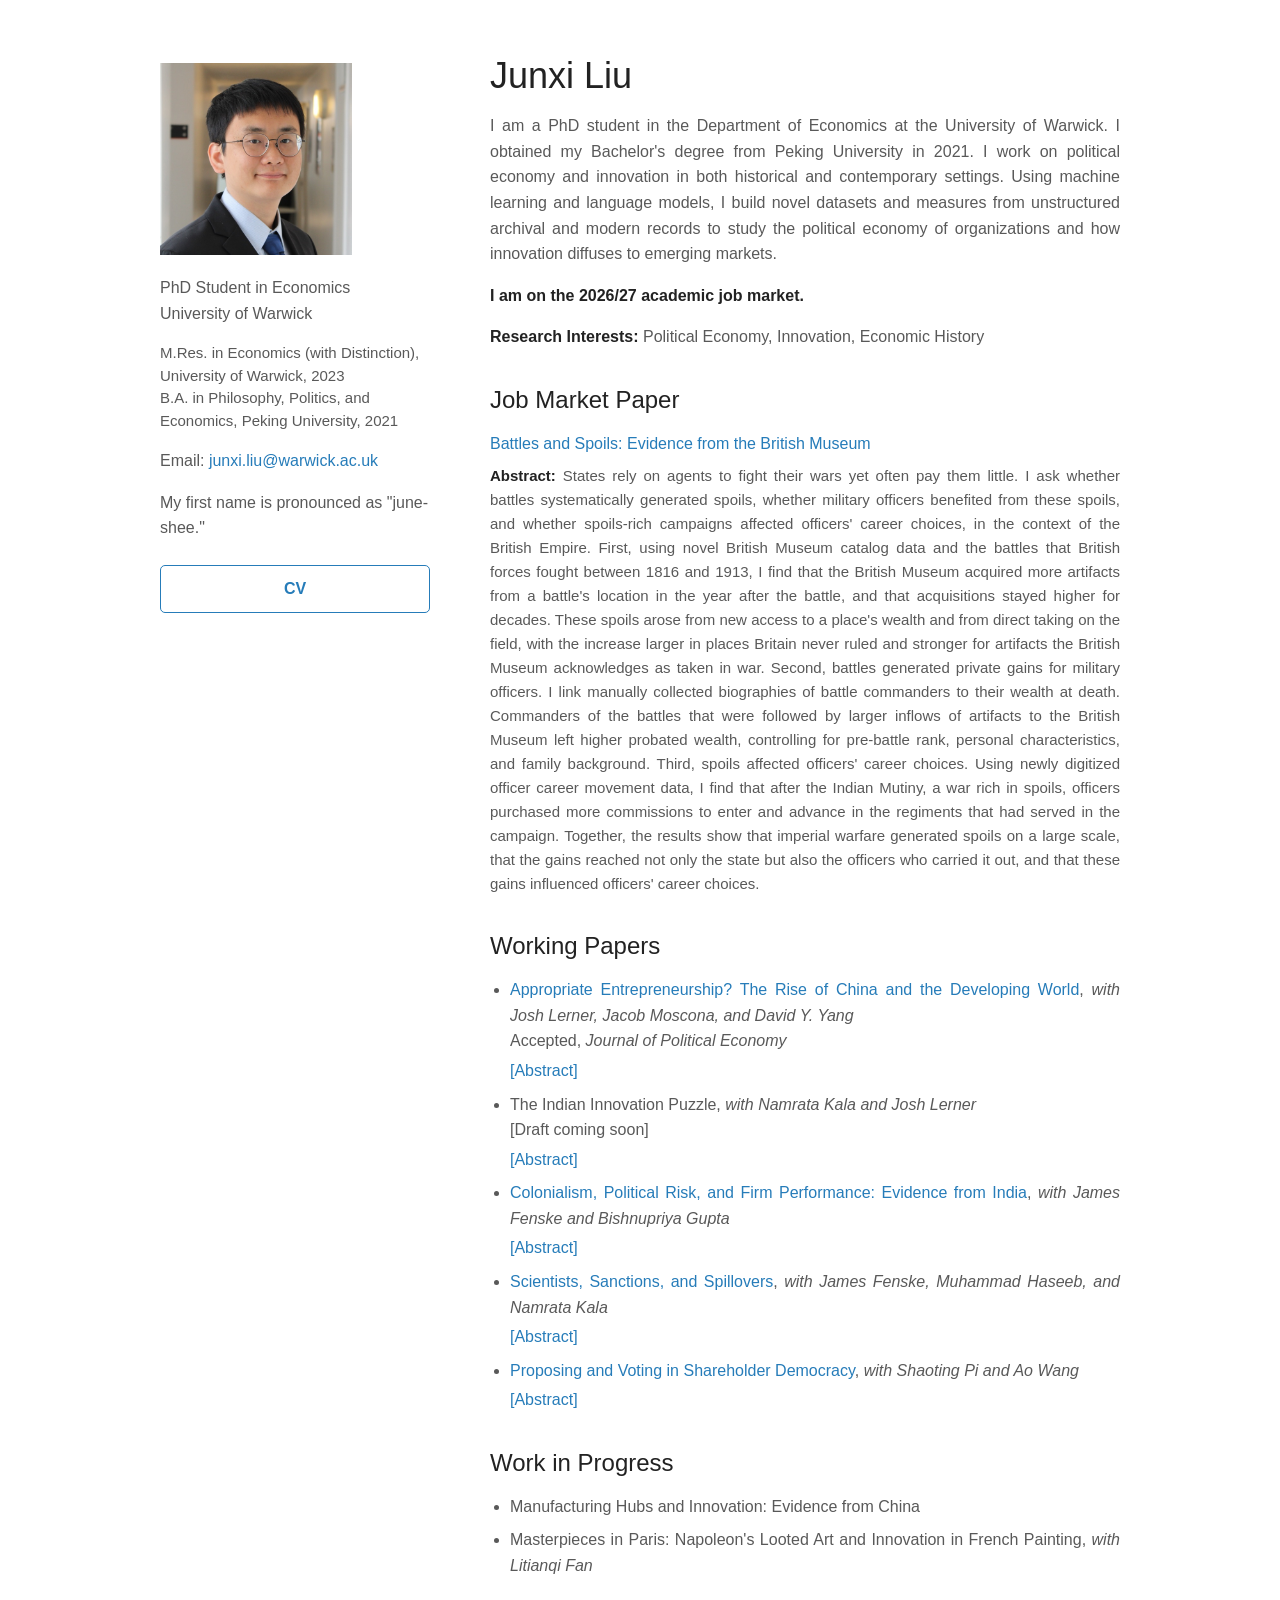
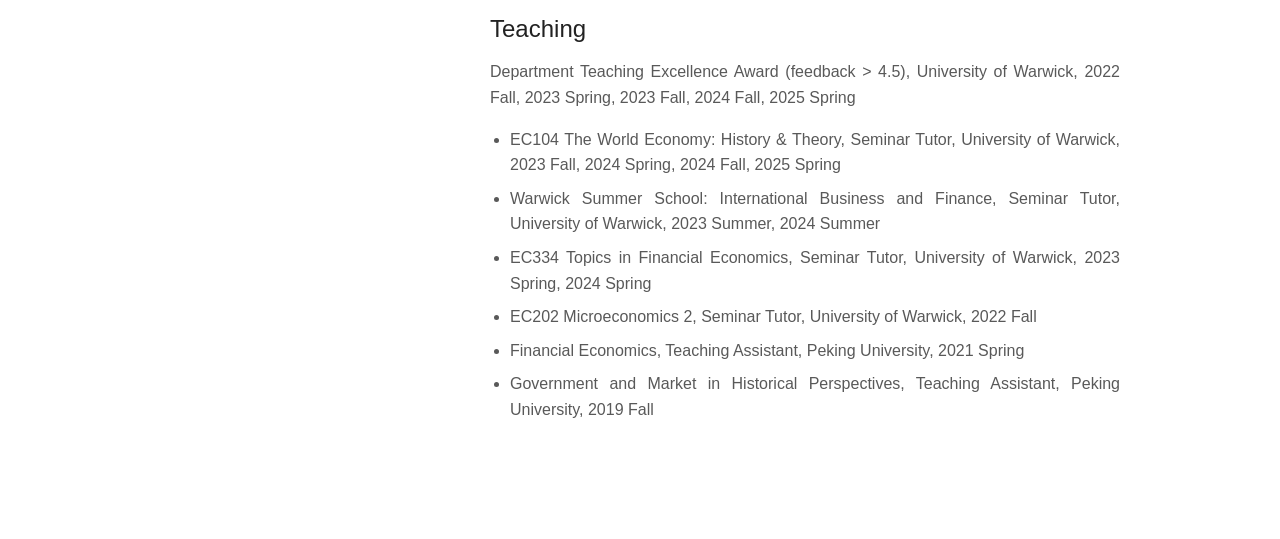
<file: index.html>
<!doctype html>
<html lang="en">
  <head>
    <meta charset="utf-8">
    <meta name="viewport" content="width=device-width, initial-scale=1">
    <title>Junxi Liu</title>
    <meta name="description" content="Junxi Liu, PhD student in Economics at the University of Warwick, on the 2026/27 academic job market.">
    <link rel="stylesheet" href="stylesheets/styles.css">
  </head>
  <body>
    <div class="wrapper">
      <header>
        <img src="images/JunxiLiu.jpg" width="192" height="192" alt="Junxi Liu">
        <p>PhD Student in Economics<br>
        University of Warwick</p>
        <p class="degrees">M.Res. in Economics (with Distinction), University of Warwick, 2023<br>
        B.A. in Philosophy, Politics, and Economics, Peking University, 2021</p>
        <p>Email: <a href="mailto:junxi.liu@warwick.ac.uk">junxi.liu@warwick.ac.uk</a></p>
        <p class="pronounce">My first name is pronounced as "june-shee."</p>
        <ul class="buttons">
          <li><a href="files/JunxiLiu_CV.pdf">CV</a></li>
        </ul>
      </header>
      <section>
        <h1>Junxi Liu</h1>

        <p>I am a PhD student in the Department of Economics at the University of Warwick. I obtained my Bachelor's degree from Peking University in 2021. I work on political economy and innovation in both historical and contemporary settings. Using machine learning and language models, I build novel datasets and measures from unstructured archival and modern records to study the political economy of organizations and how innovation diffuses to emerging markets.</p>

        <p><b>I am on the 2026/27 academic job market.</b></p>

        <p><b>Research Interests:</b> Political Economy, Innovation, Economic History</p>

        <h2 id="jmp">Job Market Paper</h2>
        <p class="paper"><a href="files/JunxiLiu_JMP.pdf">Battles and Spoils: Evidence from the British Museum</a></p>
        <p class="abstract"><b>Abstract:</b> States rely on agents to fight their wars yet often pay them little. I ask whether battles systematically generated spoils, whether military officers benefited from these spoils, and whether spoils-rich campaigns affected officers' career choices, in the context of the British Empire. First, using novel British Museum catalog data and the battles that British forces fought between 1816 and 1913, I find that the British Museum acquired more artifacts from a battle's location in the year after the battle, and that acquisitions stayed higher for decades. These spoils arose from new access to a place's wealth and from direct taking on the field, with the increase larger in places Britain never ruled and stronger for artifacts the British Museum acknowledges as taken in war. Second, battles generated private gains for military officers. I link manually collected biographies of battle commanders to their wealth at death. Commanders of the battles that were followed by larger inflows of artifacts to the British Museum left higher probated wealth, controlling for pre-battle rank, personal characteristics, and family background. Third, spoils affected officers' career choices. Using newly digitized officer career movement data, I find that after the Indian Mutiny, a war rich in spoils, officers purchased more commissions to enter and advance in the regiments that had served in the campaign. Together, the results show that imperial warfare generated spoils on a large scale, that the gains reached not only the state but also the officers who carried it out, and that these gains influenced officers' career choices.</p>

        <h2>Working Papers</h2>
        <ul class="papers">
          <li><a href="files/LernerLiuMosconaYang_AppropriateEntrepreneurship.pdf">Appropriate Entrepreneurship? The Rise of China and the Developing World</a>, <i>with Josh Lerner, Jacob Moscona, and David Y. Yang</i><br>
          <span class="status">Accepted, <i>Journal of Political Economy</i></span>
            <details class="paper-abstract">
              <summary aria-label="Abstract for Appropriate Entrepreneurship? The Rise of China and the Developing World">[Abstract]</summary>
              <p class="abstract">Global innovation and entrepreneurship have traditionally been dominated by a handful of high-income countries, especially the US. This paper investigates the international consequences of the rise of a new hub for innovation, focusing on the dramatic ascent of high-potential entrepreneurship and venture capital in China. First, using comprehensive global data, we show that as the Chinese venture industry rose in importance in certain sectors, entrepreneurship increased substantially in other emerging markets. Using a broad set of country-level economic indicators, we find that this effect was driven by country-sector pairs most similar to their counterparts in China. The estimates are similar when exploiting Chinese sector-specific policies that affected the likelihood of entrepreneurship. Second, turning to mechanisms, we show that the baseline findings are driven by local investors and by new firms that more closely resemble existing Chinese companies. Third, we find that this growth in emerging market investment had wide-ranging economic consequences, including a rise in serial entrepreneurship, cross-sector spillovers, innovation, and broader measures of socioeconomic well-being. Together, our findings suggest that many developing countries benefited from the more “appropriate” businesses and technology that resulted from the rise of an innovation hub in an emerging economy.</p>
            </details></li>
          <li>The Indian Innovation Puzzle, <i>with Namrata Kala and Josh Lerner</i><br>
          <span class="status">[Draft coming soon]</span>
            <details class="paper-abstract">
              <summary aria-label="Abstract for The Indian Innovation Puzzle">[Abstract]</summary>
              <p class="abstract">Despite recent increases in some measures of innovation, India continues to have very modest levels of domestic patenting, contradicting standard views of the importance of property rights in economic development. Using a novel, newly constructed dataset of Indian patent grants, we explore why Indian patenting has been so low. We examine whether an absence of non-patented innovation, differences in industry composition and public attitudes, and a lack of public market reactions to patent awards can explain these differences, and find only modest support for these explanations. We then show evidence of an institutional quality mechanism, i.e., long delays in patent examination. We estimate the causal effects of reduced delays using a natural experiment. Specifically, we exploit IP India's unique office structure—the presence of four offices with distinct geographic coverage—and a 2016 reform that reallocated applications across offices. The policy shift increased examination speeds for technology-office pairs that gained access to more same-field examiner capacity. In response, the mixture of applicants shifted away from filers with low success rates and towards high-quality ones. This improved institutional capacity also enhanced other innovation outcomes, boosting the financing of venture capital-backed firms. But the magnitude of these effects was modest, closing just over one-tenth the patenting gap between India and other leading nations. This modest effect may reflect the implementation of the reform (a back-of-the-envelope calculation suggests that high-quality patenting could have been increased by an additional 11 to 33 percent), as well as the uncertainty surrounding patent litigation. These results underscore the importance of institutional quality in facilitating innovation.</p>
            </details></li>
          <li><a href="files/FenskeGuptaLiu_ColonialismPoliticalRiskFirmPerformance.pdf">Colonialism, Political Risk, and Firm Performance: Evidence from India</a>, <i>with James Fenske and Bishnupriya Gupta</i>
            <details class="paper-abstract">
              <summary aria-label="Abstract for Colonialism, Political Risk, and Firm Performance: Evidence from India">[Abstract]</summary>
              <p class="abstract">Did political risk constrain foreign investment under colonial rule? We compare British and Indian firms in interwar India using novel panel data. Although risk increased for British firms, we find little evidence of capital withdrawal. Financial outcomes differed mainly across industries, while board Indianization and cross-group interlocks increased only gradually and unevenly. British managing agents likewise remained concentrated in familiar sectors, accommodating Indian participation without substantial diversification. Rather than withdrawing uniformly, British firms added Indian directors where local capital, market knowledge, and commercial connections became valuable, while remaining concentrated in industries supported by established expertise and commercial networks.</p>
            </details></li>
          <li><a href="files/FenskeHaseebKalaLiu_ScientistsSanctionsAndSpillovers.pdf">Scientists, Sanctions, and Spillovers</a>, <i>with James Fenske, Muhammad Haseeb, and Namrata Kala</i>
            <details class="paper-abstract">
              <summary aria-label="Abstract for Scientists, Sanctions, and Spillovers">[Abstract]</summary>
              <p class="abstract">Whether targeted sanctions remain targeted depends on their spillovers. We study the 1998 US sanctions imposed on selected Indian scientific institutions after India’s nuclear tests. Using an event-study design, we find large and persistent effects on both sanctioned institutions and their pre-1998 collaborators. After a decade, scientific output was more than 40% lower relative to the estimated no-sanctions counterfactual. Research impact and nuclear-related work also declined, while affected institutions attracted fewer new scientists and collaborated with fewer other institutions. The results show that sanctions can propagate through scientific networks, generating substantial indirect costs.</p>
            </details></li>
          <li><a href="files/LiuPiWang_ProposingAndVotingInShareholderDemocracy.pdf">Proposing and Voting in Shareholder Democracy</a>, <i>with Shaoting Pi and Ao Wang</i>
            <details class="paper-abstract">
              <summary aria-label="Abstract for Proposing and Voting in Shareholder Democracy">[Abstract]</summary>
              <p class="abstract">Proposers shape the agenda on which voters vote, while voting outcomes influence future proposing incentives and resubmission of proposals. We develop a dynamic structural model that links proposal provision, resolution (e.g., omission and withdrawal), and voting. Applying the model to environmental and social proposals at U.S. firms, we find that evolving proposal contents towards small asks contribute substantially to rising voting support. Past support shapes subsequent proposal choices and outcomes, especially for big-ask proposals. Counterfactual simulations show that stricter ballot-access regulation generates heterogeneous submission responses across proposal contents, through direct screening and feedback between proposing and voting.</p>
            </details></li>
        </ul>

        <h2>Work in Progress</h2>
        <ul class="papers">
          <li>Manufacturing Hubs and Innovation: Evidence from China</li>
          <li>Masterpieces in Paris: Napoleon's Looted Art and Innovation in French Painting, <i>with Litianqi Fan</i></li>
        </ul>

        <h2>Teaching</h2>
        <p>Department Teaching Excellence Award (feedback &gt; 4.5), University of Warwick, 2022 Fall, 2023 Spring, 2023 Fall, 2024 Fall, 2025 Spring</p>
        <ul class="papers">
          <li>EC104 The World Economy: History &amp; Theory, Seminar Tutor, University of Warwick, 2023 Fall, 2024 Spring, 2024 Fall, 2025 Spring</li>
          <li>Warwick Summer School: International Business and Finance, Seminar Tutor, University of Warwick, 2023 Summer, 2024 Summer</li>
          <li>EC334 Topics in Financial Economics, Seminar Tutor, University of Warwick, 2023 Spring, 2024 Spring</li>
          <li>EC202 Microeconomics 2, Seminar Tutor, University of Warwick, 2022 Fall</li>
          <li>Financial Economics, Teaching Assistant, Peking University, 2021 Spring</li>
          <li>Government and Market in Historical Perspectives, Teaching Assistant, Peking University, 2019 Fall</li>
        </ul>
      </section>
    </div>
  </body>
</html>
</file>
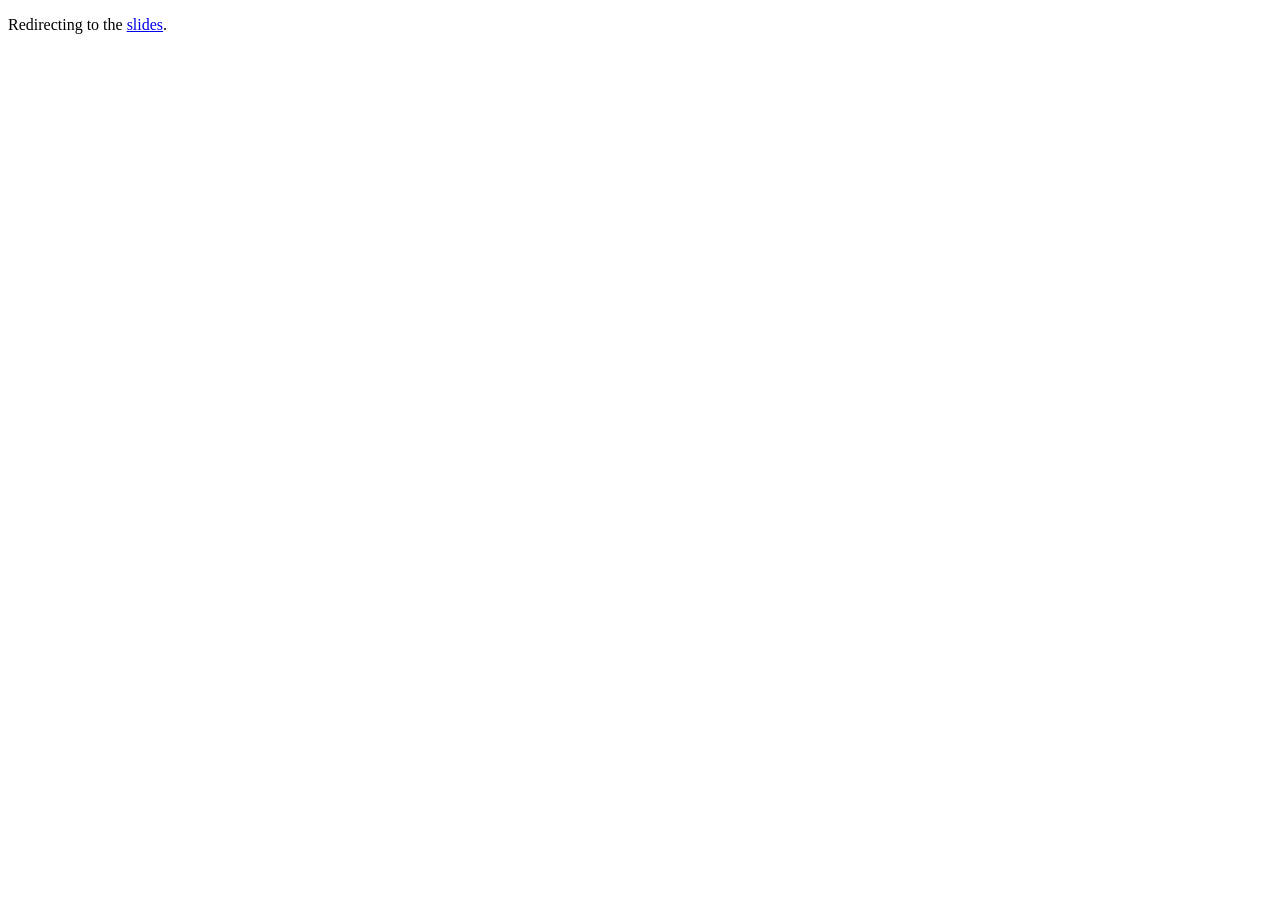
<file: jmp_slides_nyu/index.html>
<!doctype html>
<html lang="en">
<head>
<meta charset="utf-8">
<title>Junxi Liu - Job Market Talk Slides</title>
<meta http-equiv="refresh" content="0; url=/files/JunxiLiu_JMP_Slides_NYU.pdf">
<link rel="canonical" href="/files/JunxiLiu_JMP_Slides_NYU.pdf">
</head>
<body>
<p>Redirecting to the <a href="/files/JunxiLiu_JMP_Slides_NYU.pdf">slides</a>.</p>
</body>
</html>
</file>
<file: stylesheets/styles.css>
/* Two-column layout after the GitHub Pages "Minimal" theme */
body {
  margin: 0;
  padding: 50px;
  background: #fff;
  font: 16px/1.6 "Helvetica Neue", Helvetica, Arial, sans-serif;
  color: #595959;
  text-align: justify;
}
h1, h2, h3 { color: #222; margin: 0 0 16px; font-weight: 400; line-height: 1.2; }
h1 { font-size: 36px; margin-top: 4px; }
h2 { font-size: 24px; margin-top: 36px; }
b { color: #222; }
p, ul { margin: 0 0 16px; }
ul { padding-left: 20px; }
li { margin-bottom: 8px; }
a { color: #267cb9; text-decoration: none; }
a:hover { color: #069; text-decoration: underline; }

.wrapper { max-width: 960px; margin: 0 auto; display: flex; gap: 60px; }
header { flex: 0 0 270px; }
header img { display: block; width: 192px; height: 192px; object-fit: cover; margin-top: 13px; margin-bottom: 20px; }
section { flex: 1; min-width: 0; padding-bottom: 50px; }
.degrees { font-size: 15px; line-height: 1.5; text-align: left; }
.pronounce { text-align: left; }

.buttons { list-style: none; padding: 0; margin: 24px 0 0; }
.buttons li { margin-bottom: 10px; }
.buttons a {
  display: block;
  padding: 10px 0;
  border: 1px solid #267cb9;
  border-radius: 5px;
  text-align: center;
  font-size: 16px;
  font-weight: 700;
  color: #267cb9;
}
.buttons a:hover { background: #267cb9; color: #fff; text-decoration: none; }

.paper { margin-bottom: 8px; }
.abstract { font-size: 15px; }
.paper-abstract { margin-top: 4px; }
.paper-abstract summary { display: inline-block; list-style: none; color: #267cb9; cursor: pointer; }
.paper-abstract summary::-webkit-details-marker { display: none; }
.paper-abstract summary:hover { color: #069; text-decoration: underline; }
.paper-abstract summary:focus-visible { outline: 2px solid #267cb9; outline-offset: 3px; }
.paper-abstract[open] summary { margin-bottom: 8px; }
.paper-abstract .abstract { margin-bottom: 16px; }

@media (max-width: 960px) {
  body { padding: 24px 16px; }
  .wrapper { max-width: 640px; flex-direction: column; gap: 0; }
  header, section { display: contents; }
  section h1 { order: -1; }
  header img { width: 180px; height: 180px; margin-top: 0; }
  .buttons { display: flex; gap: 10px; }
  .buttons li { flex: 1; }
}
</file>
